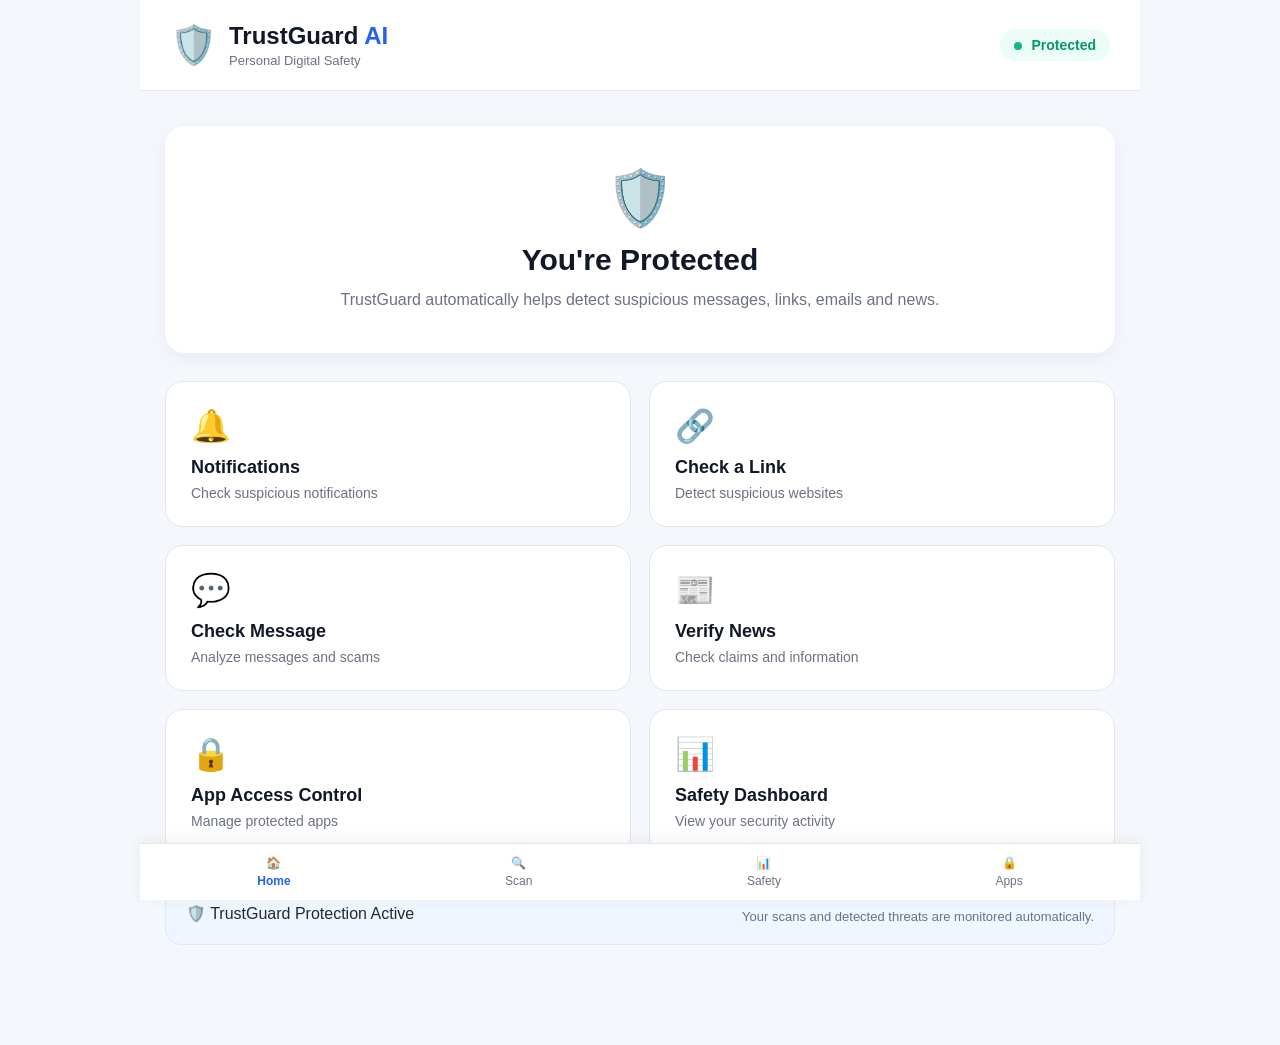
<file: frontend/index.html>
<!DOCTYPE html>
<html lang="en">

<head>
    <meta charset="UTF-8">
    <meta name="viewport" content="width=device-width, initial-scale=1.0">

    <title>TrustGuard AI</title>

    <link rel="stylesheet" href="./style.css">
</head>

<body>

    <div class="app">

        <!-- HEADER -->
        <header>

            <div class="logo">

                <div class="shield">&#128737;&#65039;</div>

                <div>
                    <h1>TrustGuard <span>AI</span></h1>
                    <p>Personal Digital Safety</p>
                </div>

            </div>

            <div class="status">
                <span></span>
                Protected
            </div>

        </header>


        <!-- MAIN CONTENT -->
        <main>

            <!-- HERO -->
            <section class="hero">

                <div class="hero-icon">&#128737;&#65039;</div>

                <h2>You're Protected</h2>

                <p>
                    TrustGuard automatically helps detect
                    suspicious messages, links, emails and news.
                </p>

            </section>


            <!-- SECURITY ACTIONS -->
            <section class="actions">

                <!-- Notifications -->
                <div class="card" onclick="openScanner('notification')">

                    <div class="card-icon">&#128276;</div>

                    <h3>Notifications</h3>

                    <p>
                        Check suspicious notifications
                    </p>

                </div>


                <!-- Link Scanner -->
                <div class="card" onclick="openScanner('link')">

                    <div class="card-icon">&#128279;</div>

                    <h3>Check a Link</h3>

                    <p>
                        Detect suspicious websites
                    </p>

                </div>


                <!-- Message Scanner -->
                <div class="card" onclick="openScanner('message')">

                    <div class="card-icon">&#128172;</div>

                    <h3>Check Message</h3>

                    <p>
                        Analyze messages and scams
                    </p>

                </div>


                <!-- News Verification -->
                <div class="card" onclick="openScanner('news')">

                    <div class="card-icon">&#128240;</div>

                    <h3>Verify News</h3>

                    <p>
                        Check claims and information
                    </p>

                </div>


                <!-- APP ACCESS CONTROL -->
                <div class="card" onclick="openAppControl()">

                    <div class="card-icon">&#128274;</div>

                    <h3>App Access Control</h3>

                    <p>
                        Manage protected apps
                    </p>

                </div>


                <!-- SAFETY DASHBOARD -->
                <div class="card" onclick="window.location.href='safety.html'">

                    <div class="card-icon">&#128202;</div>

                    <h3>Safety Dashboard</h3>

                    <p>
                        View your security activity
                    </p>

                </div>

            </section>


            <!-- SECURITY STATUS -->
            <section class="security">

                <div>

                    <strong>&#128737;&#65039;</strong>

                    <span>
                        TrustGuard Protection Active
                    </span>

                </div>

                <p>
                    Your scans and detected threats are monitored
                    automatically.
                </p>

            </section>

        </main>


        <!-- BOTTOM NAVIGATION -->
        <nav>

            <div
                class="nav-item active"
                onclick="window.location.href='index.html'">

                &#127968;

                <span>Home</span>

            </div>


            <div
                class="nav-item"
                onclick="window.location.href='scan.html'">

                &#128269;

                <span>Scan</span>

            </div>


            <div
                class="nav-item"
                onclick="window.location.href='safety.html'">

                &#128202;

                <span>Safety</span>

            </div>


            <div
                class="nav-item"
                onclick="openAppControl()">

                &#128274;

                <span>Apps</span>

            </div>

        </nav>

    </div>


    <!-- JAVASCRIPT -->
    <script src="script.js"></script>

</body>

</html>
</file>
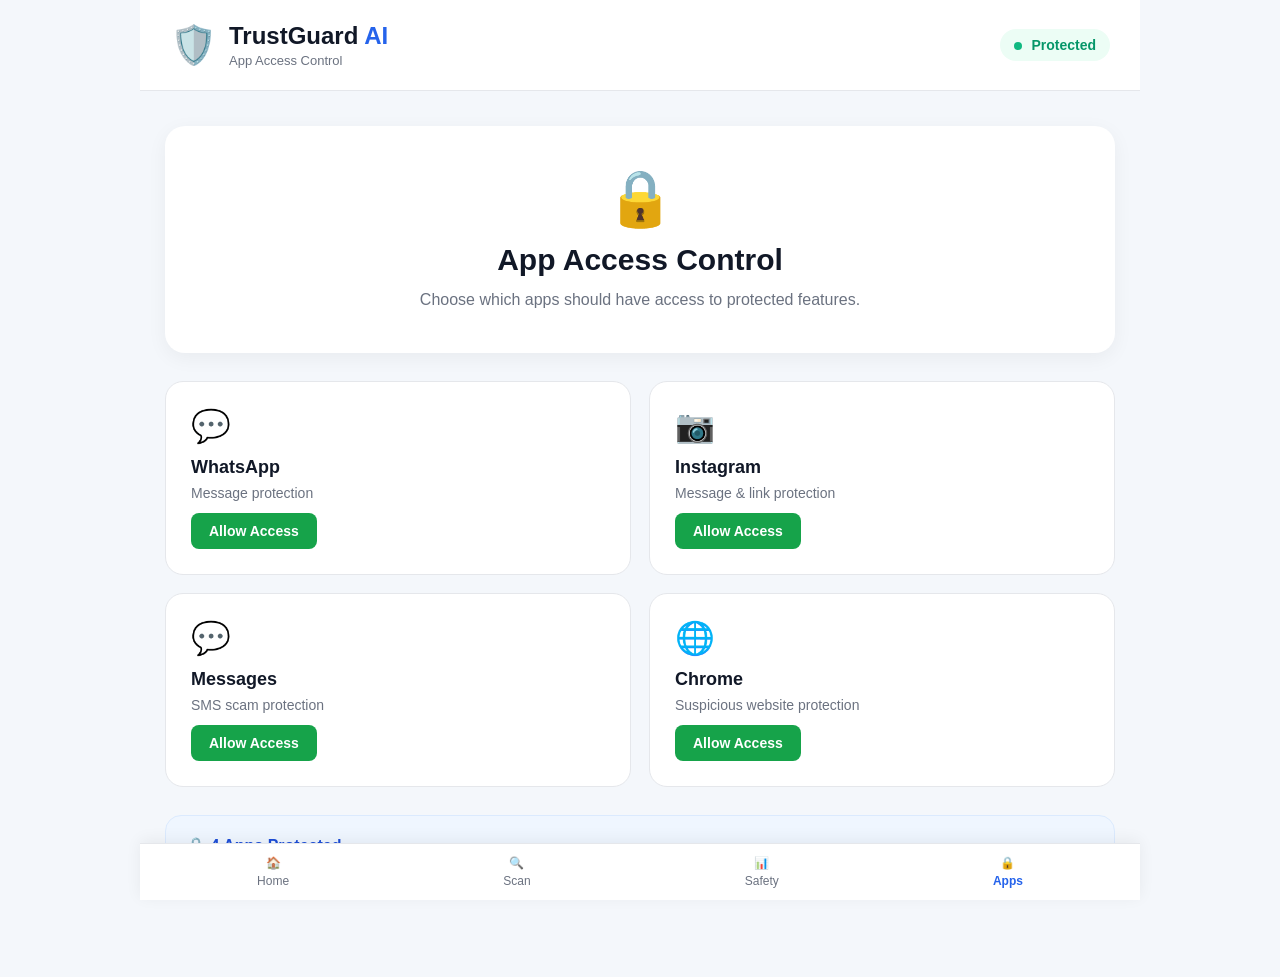
<file: frontend/app-control.html>
<!DOCTYPE html>
<html lang="en">

<head>
    <meta charset="UTF-8">
    <meta name="viewport" content="width=device-width, initial-scale=1.0">

    <title>TrustGuard AI - App Access</title>

    <link rel="stylesheet" href="./style.css">
</head>

<body>

    <div class="app">

        <!-- HEADER -->
        <header>

            <div class="logo">

                <div class="shield">
                    &#128737;&#65039;
                </div>

                <div>
                    <h1>TrustGuard <span>AI</span></h1>
                    <p>App Access Control</p>
                </div>

            </div>

            <div class="status">
                <span></span>
                Protected
            </div>

        </header>


        <main>

            <!-- TITLE -->
            <section class="hero">

                <div class="hero-icon">
                    &#128274;
                </div>

                <h2>App Access Control</h2>

                <p>
                    Choose which apps should have access
                    to protected features.
                </p>

            </section>


            <!-- APP LIST -->
            <section class="actions">


                <!-- WhatsApp -->
                <div class="card app-card">

                    <div class="card-icon">
                        &#128172;
                    </div>

                    <h3>WhatsApp</h3>

                    <p>
                        Message protection
                    </p>

                    <button
                        class="app-toggle"
                        onclick="toggleApp(this, 'WhatsApp')">

                        Allow Access

                    </button>

                </div>


                <!-- Instagram -->
                <div class="card app-card">

                    <div class="card-icon">
                        &#128247;
                    </div>

                    <h3>Instagram</h3>

                    <p>
                        Message & link protection
                    </p>

                    <button
                        class="app-toggle"
                        onclick="toggleApp(this, 'Instagram')">

                        Allow Access

                    </button>

                </div>


                <!-- Messages -->
                <div class="card app-card">

                    <div class="card-icon">
                        &#128172;
                    </div>

                    <h3>Messages</h3>

                    <p>
                        SMS scam protection
                    </p>

                    <button
                        class="app-toggle"
                        onclick="toggleApp(this, 'Messages')">

                        Allow Access

                    </button>

                </div>


                <!-- Chrome -->
                <div class="card app-card">

                    <div class="card-icon">
                        &#127760;
                    </div>

                    <h3>Chrome</h3>

                    <p>
                        Suspicious website protection
                    </p>

                    <button
                        class="app-toggle"
                        onclick="toggleApp(this, 'Chrome')">

                        Allow Access

                    </button>

                </div>

            </section>


            <!-- INFORMATION -->
            <section class="security">

    <div>

        <strong>&#128274;</strong>

        <span>
            <strong id="protectedAppCount">0 Apps Protected</strong>
        </span>

    </div>

    <p id="appProtectionStatus">
        TrustGuard is monitoring your selected apps.
    </p>

</section>

        </main>


        <!-- NAVIGATION -->
        <nav>

            <div
                class="nav-item"
                onclick="window.location.href='index.html'">

                &#127968;

                <span>Home</span>

            </div>


            <div
                class="nav-item"
                onclick="window.location.href='scan.html'">

                &#128269;

                <span>Scan</span>

            </div>


            <div
                class="nav-item"
                onclick="window.location.href='safety.html'">

                &#128202;

                <span>Safety</span>

            </div>


            <div
                class="nav-item active">

                &#128274;

                <span>Apps</span>

            </div>

        </nav>

    </div>


    <script src="script.js"></script>

</body>

</html>
</file>
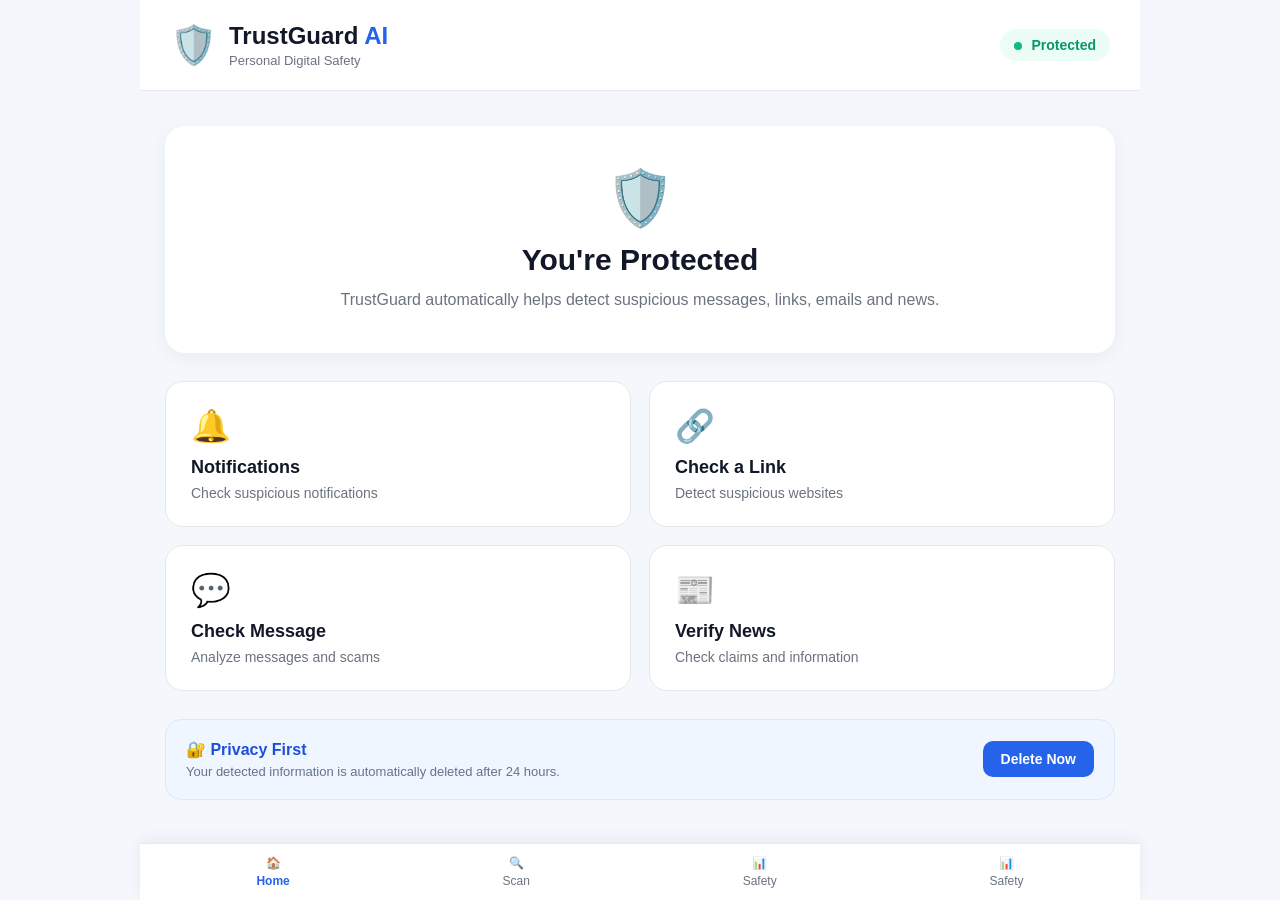
<file: frontend/index_backup.html>
<!DOCTYPE html>
<html lang="en">
<head>
    <meta charset="UTF-8">
    <meta name="viewport" content="width=device-width, initial-scale=1.0">
    <title>TrustGuard AI</title>
    <link rel="stylesheet" href="./style.css">
</head>

<body>

    <div class="app">

        <header>
            <div class="logo">
                <div class="shield">🛡️</div>
                <div>
                    <h1>TrustGuard <span>AI</span></h1>
                    <p>Personal Digital Safety</p>
                </div>
            </div>

            <div class="status">
                <span></span> Protected
            </div>
        </header>

        <main>

            <section class="hero">
                <div class="hero-icon">🛡️</div>
                <h2>You're Protected</h2>
                <p>
                    TrustGuard automatically helps detect
                    suspicious messages, links, emails and news.
                </p>
            </section>

            <section class="actions">

                <div class="card" onclick="openScanner('notification')">
                    <div class="card-icon">🔔</div>
                    <h3>Notifications</h3>
                    <p>Check suspicious notifications</p>
                </div>

                <div class="card" onclick="openScanner('link')">
                    <div class="card-icon">🔗</div>
                    <h3>Check a Link</h3>
                    <p>Detect suspicious websites</p>
                </div>

                <div class="card" onclick="openScanner('message')">
                    <div class="card-icon">💬</div>
                    <h3>Check Message</h3>
                    <p>Analyze messages and scams</p>
                </div>

                <div class="card" onclick="openScanner('news')">
                    <div class="card-icon">📰</div>
                    <h3>Verify News</h3>
                    <p>Check claims and information</p>
                </div>

            </section>

            <section class="security">
                <div>
                    <strong>🔐 Privacy First</strong>
                    <p>Your detected information is automatically deleted after 24 hours.</p>
                </div>

                <div class="delete-btn" onclick="deleteData()">
                    Delete Now
                </div>
            </section>

        </main>

        <nav>
            <div class="nav-item active">🏠<span>Home</span></div>
            <div class="nav-item" onclick="openScanner('message')">🔍<span>Scan</span></div>
            <div class="nav-item">📊<span>Safety</span></div>
            <div class="nav-item" onclick="window.location.href='safety.html'">
    📊<span>Safety</span>
</div>
        </nav>

    </div>

    <script src="script.js"></script>

</body>
</html>
</file>
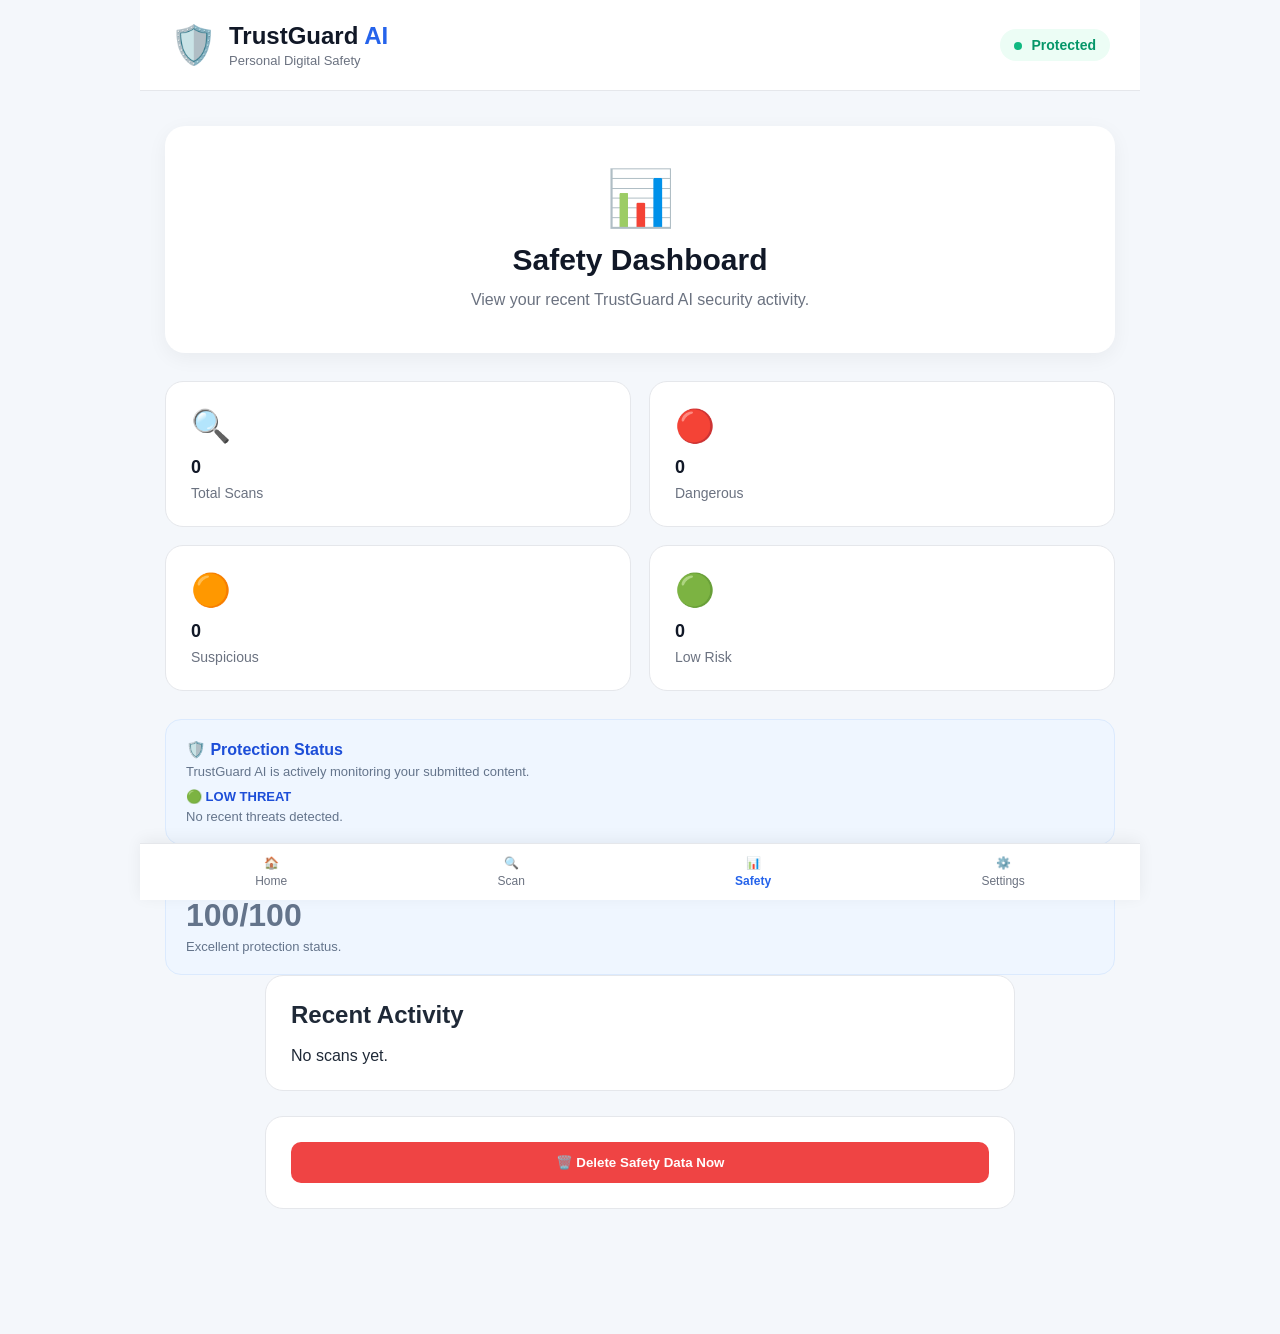
<file: frontend/safety.html>
<!DOCTYPE html>
<html lang="en">

<head>
    <meta charset="UTF-8">
    <meta name="viewport" content="width=device-width, initial-scale=1.0">

    <title>TrustGuard AI - Safety</title>

    <link rel="stylesheet" href="./style.css">
</head>

<body>

<div class="app">

    <!-- Header -->
    <header>

        <div class="logo">

            <div class="shield">🛡️</div>

            <div>
                <h1>TrustGuard <span>AI</span></h1>
                <p>Personal Digital Safety</p>
            </div>

        </div>

        <div class="status">
            <span></span> Protected
        </div>

    </header>


    <main>

        <!-- Dashboard heading -->
        <section class="hero">

            <div class="hero-icon">📊</div>

            <h2>Safety Dashboard</h2>

            <p>
                View your recent TrustGuard AI security activity.
            </p>

        </section>


        <!-- Statistics -->
        <section class="actions">

            <div class="card">

                <div class="card-icon">🔍</div>

                <h3 id="totalScans">
                    0
                </h3>

                <p>
                    Total Scans
                </p>

            </div>


            <div class="card">

                <div class="card-icon">🔴</div>

                <h3 id="dangerousScans">
                    0
                </h3>

                <p>
                    Dangerous
                </p>

            </div>


            <div class="card">

                <div class="card-icon">🟠</div>

                <h3 id="suspiciousScans">
                    0
                </h3>

                <p>
                    Suspicious
                </p>

            </div>


            <div class="card">

                <div class="card-icon">🟢</div>

                <h3 id="safeScans">
                    0
                </h3>

                <p>
                    Low Risk
                </p>

            </div>

        </section>


        <!-- Protection status -->
<section class="security">

    <div>

        <strong>
            🛡️ Protection Status
        </strong>

        <p>
            TrustGuard AI is actively monitoring your submitted content.
        </p>

        <p style="margin-top:10px;">
            <strong id="threatLevel">
                🟢 LOW THREAT
            </strong>
        </p>

        <p id="threatDescription">
            No recent threats detected.
        </p>

    </div>

</section>
<!-- Protection score -->
<section class="security">

    <div>

        <strong>
            🛡️ TrustGuard Protection Score
        </strong>

        <p
            id="protectionScore"
            style="
                font-size:32px;
                font-weight:bold;
                margin-top:12px;
            "
        >
            100/100
        </p>

        <p id="protectionScoreText">
            Excellent protection status.
        </p>

    </div>

</section>


        <!-- Recent activity -->
        <section class="scanner">

            <h2>
                Recent Activity
            </h2>

            <br>

            <div id="history">

                <p>
                    No scans yet.
                </p>

            </div>

        </section>


        <!-- Clear history -->
        <section class="scanner">

            <button
    onclick="clearHistory()"
    style="
        width:100%;
        padding:13px;
        border:none;
        border-radius:10px;
        background:#ef4444;
        color:white;
        font-weight:bold;
        cursor:pointer;
    "
>
    🗑️ Delete Safety Data Now
</button>

        </section>

    </main>


    <!-- Navigation -->
    <nav>

        <div
            class="nav-item"
            onclick="window.location.href='index.html'"
        >
            🏠
            <span>Home</span>
        </div>


        <div
            class="nav-item"
            onclick="window.location.href='scan.html?type=message'"
        >
            🔍
            <span>Scan</span>
        </div>


        <div
            class="nav-item active"
            onclick="window.location.href='safety.html'"
        >
            📊
            <span>Safety</span>
        </div>


        <div class="nav-item">
            ⚙️
            <span>Settings</span>
        </div>

    </nav>

</div>


<script src="script.js"></script>

</body>

</html>
</file>
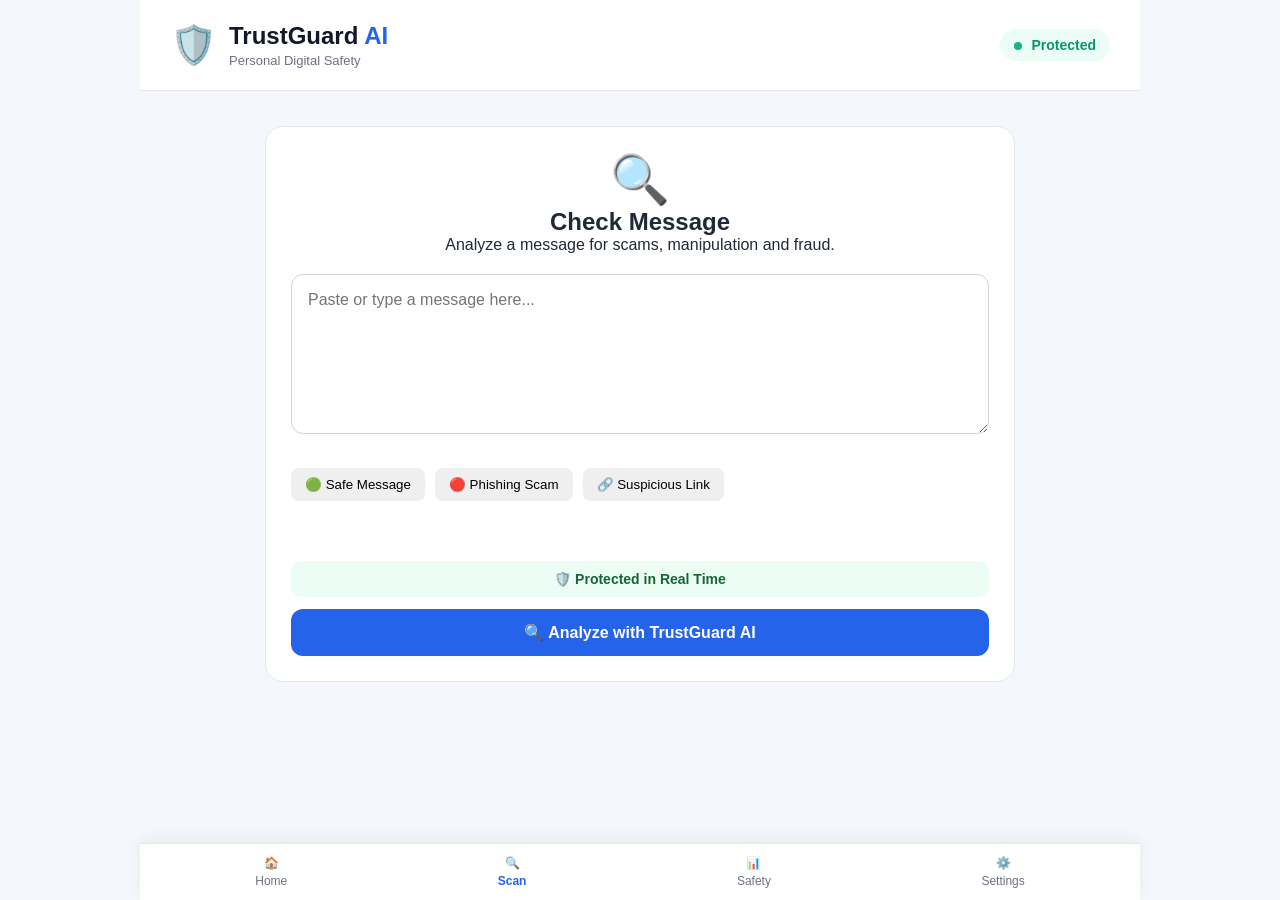
<file: frontend/scan.html>
<!DOCTYPE html>
<html lang="en">

<head>
    <meta charset="UTF-8">
    <meta name="viewport" content="width=device-width, initial-scale=1.0">

    <title>TrustGuard AI - Scanner</title>

    <link rel="stylesheet" href="./style.css">
</head>

<body>

<div class="app">

    <header>

        <div class="logo">

            <div class="shield">🛡️</div>

            <div>
                <h1>TrustGuard <span>AI</span></h1>
                <p>Personal Digital Safety</p>
            </div>

        </div>

        <div class="status">
            <span></span> Protected
        </div>

    </header>


    <main>

        <!-- Scanner -->
        <section class="scanner">

            <div style="text-align:center;">

                <div
                    id="scannerIcon"
                    style="font-size:48px;"
                >
                    🔍
                </div>

                <h2 id="scanTitle">
                    Check Message
                </h2>

                <p id="scanDescription">
                    Analyze a message for scams,
                    manipulation and fraud.
                </p>
                <textarea
    id="content"
    placeholder="Paste or type a message here..."
    style="
        width:100%;
        min-height:160px;
        margin-top:20px;
        padding:16px;
        border:1px solid #d1d5db;
        border-radius:12px;
        font-size:16px;
        resize:vertical;
        box-sizing:border-box;
        font-family:inherit;
    "
></textarea>

            </div>

            <br>

            <!-- Quick Demo Examples -->
<div style="
    display:flex;
    gap:10px;
    flex-wrap:wrap;
    margin:12px 0;
">

    <button
        type="button"
        onclick="loadDemo('safe')"
        style="padding:9px 14px; border:none; border-radius:8px; cursor:pointer;"
    >
        🟢 Safe Message
    </button>

    <button
        type="button"
        onclick="loadDemo('scam')"
        style="padding:9px 14px; border:none; border-radius:8px; cursor:pointer;"
    >
        🔴 Phishing Scam
    </button>

    <button
        type="button"
        onclick="loadDemo('link')"
        style="padding:9px 14px; border:none; border-radius:8px; cursor:pointer;"
    >
        🔗 Suspicious Link
    </button>

</div>

            <br><br>

            <div
    id="realtimeStatus"
    style="
        margin:12px 0;
        padding:10px 14px;
        border-radius:10px;
        background:#ecfdf5;
        color:#166534;
        font-size:14px;
        font-weight:600;
        text-align:center;
    "
>
    🛡️ Protected in Real Time
</div>
            <button
                onclick="analyzeContent()"
                style="
                    width:100%;
                    padding:14px;
                    border:none;
                    border-radius:12px;
                    background:#2563eb;
                    color:white;
                    font-size:16px;
                    font-weight:bold;
                    cursor:pointer;
                "
            >
                🔍 Analyze with TrustGuard AI
            </button>

        </section>


        <!-- Result -->
        <section
            id="result"
            class="scanner hidden"
        >

            <div style="text-align:center;">

                <div
                    id="riskIcon"
                    style="font-size:55px;"
                >
                    🟢
                </div>

                <h2 id="riskTitle">
                    LOW RISK
                </h2>

                <p>
                    Risk Score:
                    <strong id="riskScore">
                        0/100
                    </strong>
                </p>

            </div>


            <br>


            <!-- URL Analysis -->
            <div
                id="urlSection"
                class="hidden"
                style="
                    background:#f8fafc;
                    padding:18px;
                    border-radius:14px;
                    margin-bottom:20px;
                "
            >

                <h3>
                    🔗 URL Security Analysis
                </h3>

                <br>

                <div id="urlResults"></div>

            </div>


            <h3>
                Why we flagged it
            </h3>

            <ul id="reasonList"></ul>


            <br>


            <div
                style="
                    background:#eff6ff;
                    padding:18px;
                    border-radius:12px;
                "
            >

                <strong>
                    ⚠️ Recommended Action
                </strong>

                <p id="recommendationText">
                    No major suspicious patterns were detected.
                </p>

            </div>


            <br>


            <button
                onclick="deleteResult()"
                style="
                    width:100%;
                    padding:13px;
                    border:none;
                    border-radius:10px;
                    background:#ef4444;
                    color:white;
                    font-weight:bold;
                    cursor:pointer;
                "
            >
                🗑️ Delete Data
            </button>

        </section>

    </main>


    <nav>

        <div
            class="nav-item"
            onclick="window.location.href='index.html'"
        >
            🏠
            <span>Home</span>
        </div>

        <div class="nav-item active">
            🔍
            <span>Scan</span>
        </div>

        <div
            class="nav-item"
            onclick="window.location.href='safety.html'"
        >
            📊
            <span>Safety</span>
        </div>

        <div class="nav-item">
            ⚙️
            <span>Settings</span>
        </div>

    </nav>

</div>


<script src="script.js"></script>

</body>

</html>
</file>
<file: frontend/style.css>
* {
    box-sizing: border-box;
    margin: 0;
    padding: 0;
}

body {
    font-family: Arial, sans-serif;
    background: #f4f7fb;
    color: #1f2937;
}

.app {
    max-width: 1000px;
    margin: auto;
    min-height: 100vh;
    background: #f4f7fb;
}

/* Header */

header {
    display: flex;
    justify-content: space-between;
    align-items: center;
    padding: 22px 30px;
    background: white;
    border-bottom: 1px solid #e5e7eb;
}

.logo {
    display: flex;
    align-items: center;
    gap: 12px;
}

.shield {
    font-size: 38px;
}

.logo h1 {
    font-size: 24px;
    color: #111827;
}

.logo h1 span {
    color: #2563eb;
}

.logo p {
    color: #6b7280;
    font-size: 13px;
    margin-top: 3px;
}

.status {
    background: #ecfdf5;
    color: #059669;
    padding: 8px 14px;
    border-radius: 20px;
    font-size: 14px;
    font-weight: bold;
}

.status span {
    display: inline-block;
    width: 8px;
    height: 8px;
    background: #10b981;
    border-radius: 50%;
    margin-right: 6px;
}

/* Main */

main {
    padding: 35px 25px 100px;
}

/* Hero */

.hero {
    text-align: center;
    background: white;
    padding: 40px 25px;
    border-radius: 20px;
    margin-bottom: 28px;
    box-shadow: 0 5px 20px rgba(0, 0, 0, 0.05);
}

.hero-icon {
    font-size: 55px;
    margin-bottom: 12px;
}

.hero h2 {
    font-size: 30px;
    color: #111827;
    margin-bottom: 10px;
}

.hero p {
    max-width: 600px;
    margin: auto;
    color: #6b7280;
    line-height: 1.6;
}

/* Action Cards */

.actions {
    display: grid;
    grid-template-columns: repeat(2, 1fr);
    gap: 18px;
    margin-bottom: 28px;
}

.card {
    background: white;
    padding: 25px;
    border-radius: 18px;
    border: 1px solid #e5e7eb;
    cursor: pointer;
    transition: 0.2s ease;
}

.card:hover {
    transform: translateY(-4px);
    box-shadow: 0 8px 25px rgba(0, 0, 0, 0.08);
    border-color: #93c5fd;
}

.card-icon {
    font-size: 32px;
    margin-bottom: 12px;
}

.card h3 {
    font-size: 18px;
    margin-bottom: 7px;
    color: #111827;
}

.card p {
    color: #6b7280;
    font-size: 14px;
}

/* Privacy */

.security {
    display: flex;
    justify-content: space-between;
    align-items: center;
    background: #eff6ff;
    padding: 20px;
    border-radius: 16px;
    border: 1px solid #dbeafe;
}

.security strong {
    color: #1d4ed8;
}

.security p {
    margin-top: 5px;
    font-size: 13px;
    color: #64748b;
}

.delete-btn {
    background: #2563eb;
    color: white;
    padding: 10px 18px;
    border-radius: 10px;
    cursor: pointer;
    font-size: 14px;
    font-weight: bold;
}

.delete-btn:hover {
    background: #1d4ed8;
}

/* Bottom Navigation */

nav {
    position: fixed;
    bottom: 0;
    left: 50%;
    transform: translateX(-50%);
    width: min(1000px, 100%);
    display: flex;
    justify-content: space-around;
    background: white;
    border-top: 1px solid #e5e7eb;
    padding: 12px 10px;
    box-shadow: 0 -3px 15px rgba(0, 0, 0, 0.06);
}

.nav-item {
    display: flex;
    flex-direction: column;
    align-items: center;
    gap: 4px;
    color: #6b7280;
    font-size: 12px;
    cursor: pointer;
}

.nav-item:first-letter {
    font-size: 20px;
}

.nav-item.active {
    color: #2563eb;
    font-weight: bold;
}

/* Scanner */

.scanner {
    max-width: 750px;
    margin: 0 auto 25px;
    background: white;
    padding: 25px;
    border-radius: 18px;
    border: 1px solid #e5e7eb;
}

.scanner label {
    display: block;
    font-weight: bold;
    margin-bottom: 10px;
}

textarea {
    width: 100%;
    min-height: 180px;
    padding: 15px;
    border: 1px solid #d1d5db;
    border-radius: 12px;
    resize: vertical;
    font-family: Arial, sans-serif;
    font-size: 15px;
}

textarea:focus {
    outline: none;
    border-color: #2563eb;
    box-shadow: 0 0 0 3px #dbeafe;
}

/* Mobile */

@media (max-width: 650px) {

    header {
        padding: 18px;
    }

    .logo h1 {
        font-size: 20px;
    }

    .status {
        font-size: 12px;
        padding: 7px 10px;
    }

    main {
        padding: 25px 15px 100px;
    }

    .hero {
        padding: 30px 18px;
    }

    .hero h2 {
        font-size: 25px;
    }

    .actions {
        grid-template-columns: 1fr;
    }

    .security {
        flex-direction: column;
        align-items: flex-start;
        gap: 15px;
    }

    .delete-btn {
        width: 100%;
        text-align: center;
    }
}
.hidden {
    display: none !important;
}
/* ========================================
   APP ACCESS CONTROL
   ======================================== */

.app-card {
    position: relative;
}

.app-toggle {
    margin-top: 12px;
    padding: 10px 18px;
    border: none;
    border-radius: 8px;
    cursor: pointer;
    font-size: 14px;
    font-weight: 600;
    background: #16a34a;
    color: white;
    transition: 0.2s ease;
}

.app-toggle:hover {
    opacity: 0.9;
    transform: translateY(-1px);
}

.app-toggle.blocked {
    background: #dc2626;
}

.app-toggle.blocked:hover {
    opacity: 0.9;
}
</file>
